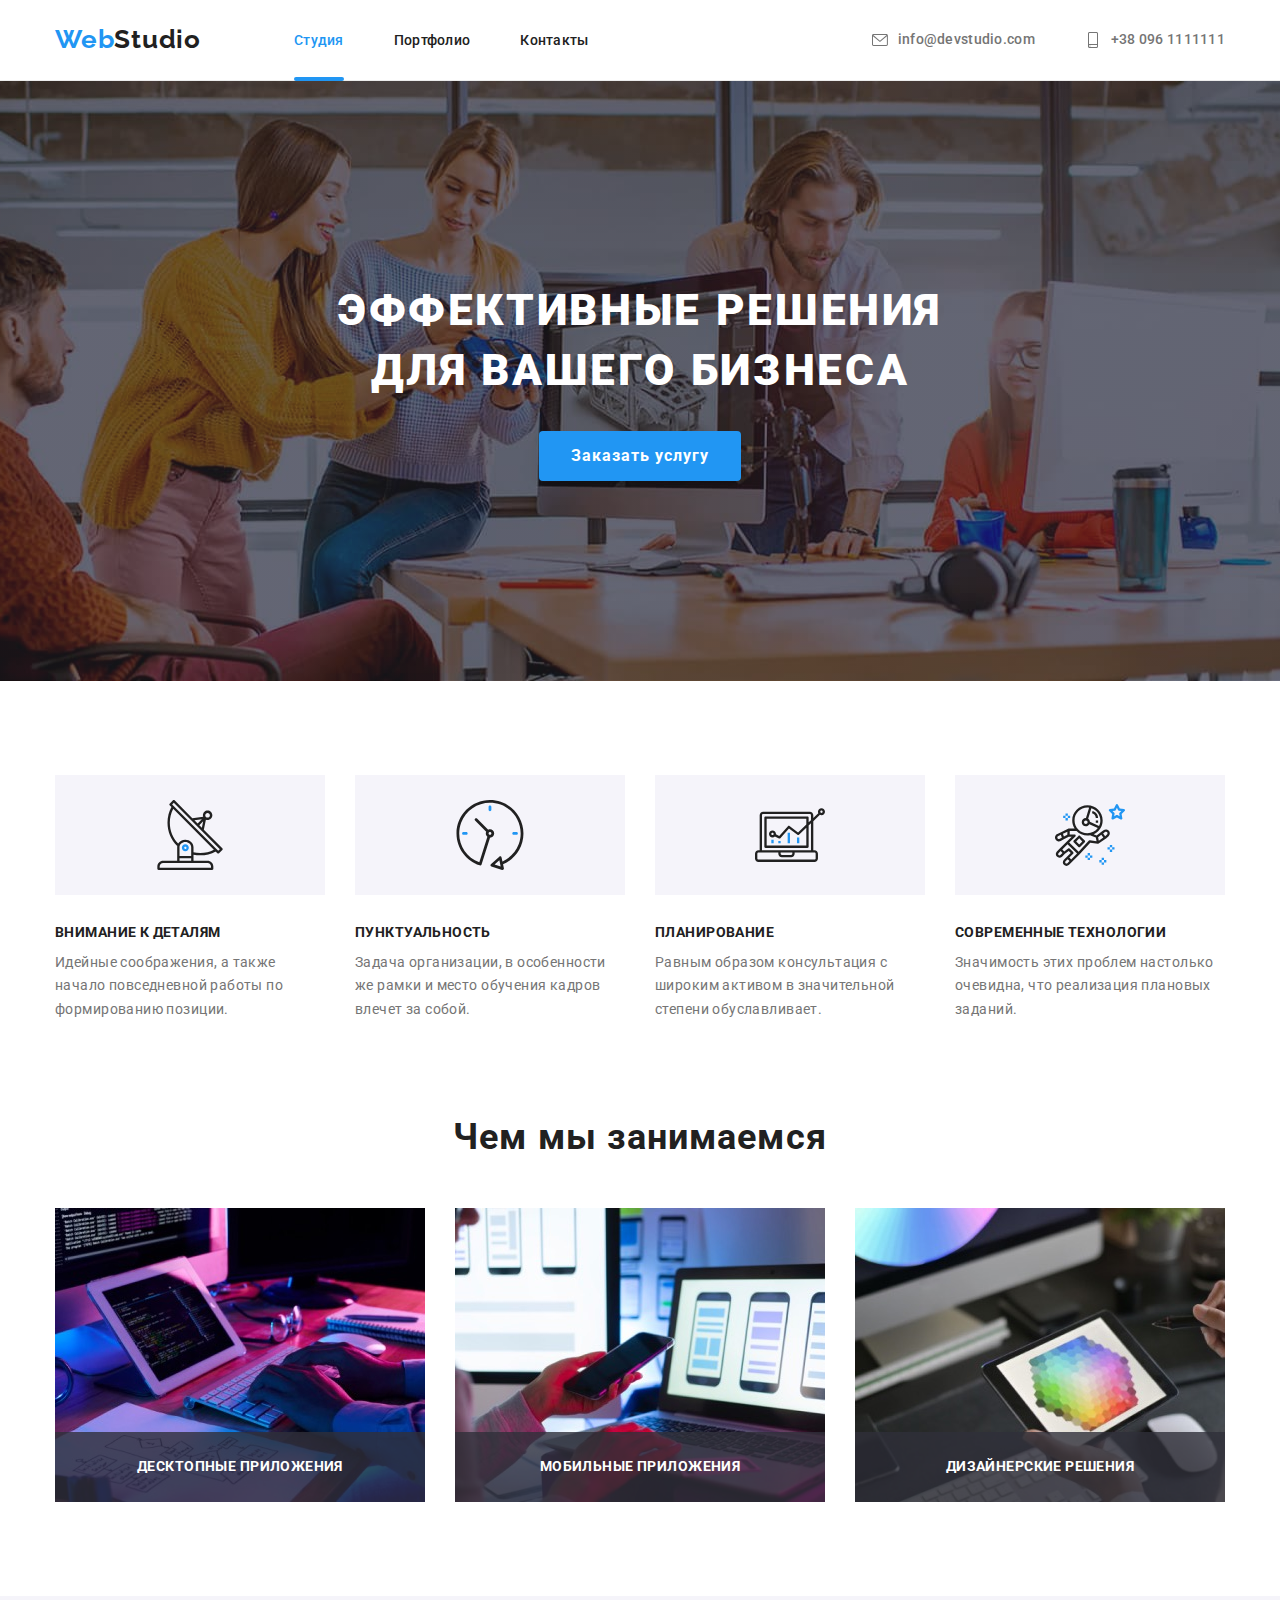
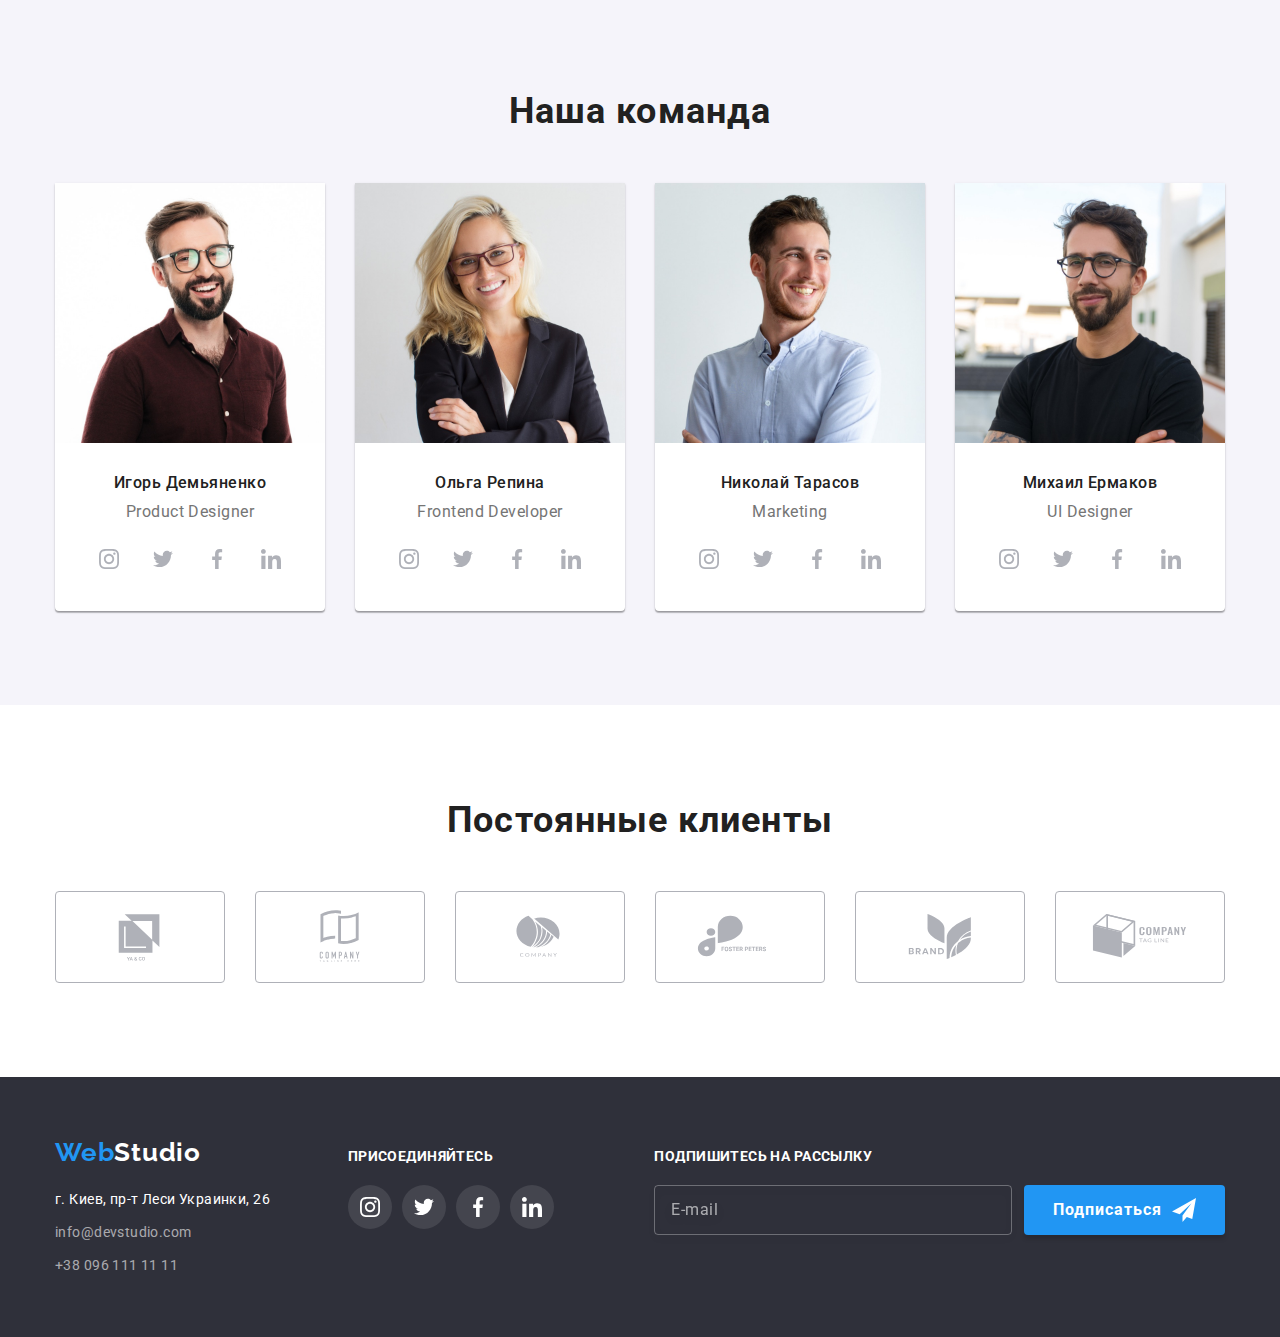
<file: index.html>
<!DOCTYPE html>
<html lang="ru">

<head>
    <meta charset="UTF-8">
    <meta http-equiv="X-UA-Compatible" content="IE=edge">
    <meta name="viewport" content="width=device-width, initial-scale=1.0">
    <title>WebStudio</title>
    <link rel="preconnect" href="https://fonts.googleapis.com">
    <link rel="preconnect" href="https://fonts.gstatic.com" crossorigin>
    <link
        href="https://fonts.googleapis.com/css2?family=Raleway:wght@700&family=Roboto:wght@400;500;700;900&display=swap"
        rel="stylesheet">
    <link rel="stylesheet"
        href="https://cdnjs.cloudflare.com/ajax/libs/modern-normalize/1.1.0/modern-normalize.min.css">
    <link rel="stylesheet" href="./css/styles.css">
</head>

<body>
    <header class="header">
        <div class="container main-nav">
            <nav class="header-nav">
                <a class="header-logo link" href="./index.html"> Web<span class="studio-logo">Studio</span> </a>
                <ul class="header-list list">
                    <li class="header-item"><a class="header-link link current" href="./index.html">Студия</a>
                    </li>
                    <li class="header-item"><a class="header-link link" href="./portfolio.html">Портфолио</a></li>
                    <li class="header-item"><a class="header-link link" href="">Контакты</a></li>
                </ul>
            </nav>

            <ul class="header-contact list">
                <li class="header-contact-item ">
                    <a class="header-mail link" href="mailto:info@devstudio.com">
                        <svg class="mail-icon" width="16" height="16">
                            <use href="./images/icons.svg#icon-envelope"></use>
                        </svg>
                        info@devstudio.com
                    </a>
                </li>
                <li class="header-contact-item">
                    <a class="header-tel link" href="tel:+380961111111">
                        <svg class="tel-icon" width="16" height="16">
                            <use href="./images/icons.svg#icon-telephone"></use>
                        </svg>
                        +38 096 1111111
                    </a>
                </li>
            </ul>
        </div>
    </header>

    <main>
        <section class="hero section">
            <div class="container">
                <h1 class="hero-title">Эффективные решения для вашего бизнеса</h1>

                <button type="button" class="hero-btn" data-modal-open>Заказать услугу</button>
                <div class="backdrop is-hidden" data-modal>
                    <div class="modal">
                        <button class="close-btn" data-modal-close>
                            <svg class="close-icon" width="18" height="18">
                                <use href="./images/icons.svg#icon-close">
                                </use>
                            </svg>
                        </button>
                        <p class="modal-title">Оставьте свои данные, мы вам перезвоним</p>
                        <form action="#" class="modal-form">
                            <div class="modal-form-field">
                                <label for="user-name" class="input-title">Имя</label>
                                <div class="modal-input-wrap">
                                    <input type="text" name="user-name" id="user-name" class="modal-input" minlength="2"
                                        required>
                                    <svg class="input-icon" width="18" height="18">
                                        <use href="./images/icons.svg#icon-name-input"></use>
                                    </svg>
                                </div>
                            </div>

                            <div class="modal-form-field">
                                <label for="user-tel" class="input-title">Телефон</label>
                                <div class="modal-input-wrap">
                                    <input type="tel" name="user-tel" id="user-tel" class="modal-input" required>
                                    <svg class="input-icon" width="18" height="18">
                                        <use href="./images/icons.svg#icon-tel-input"></use>
                                    </svg>
                                </div>
                            </div>

                            <div class="modal-form-field">
                                <label for="user-email" class="input-title">Почта</label>
                                <div class="modal-input-wrap">
                                    <input type="email" name="user-email" id="user-email" class="modal-input"
                                        required><svg class="input-icon" width="18" height="18">
                                        <use href="./images/icons.svg#icon-mail-input"></use>
                                    </svg>
                                </div>
                            </div>

                            <div class="modal-form-field">
                                <label for="feedback" class="input-title">Комментарий</label>
                                <textarea name="feedback" id="feedback" class="feedback-txt"
                                    placeholder="Введите текст"></textarea>
                            </div>

                            <div class="modal-form-field">
                                <input type="checkbox" name="terms" id="terms-check" class="modal-check visually-hidden"
                                    required>

                                <label for="terms-check" class="terms-check">
                                    <span>
                                        <svg class="icon-check" width="16" height="15">
                                            <use href="./images/icons.svg#icon-check"></use>
                                        </svg>
                                    </span>
                                    Соглашаюсь с рассылкой и принимаю &nbsp;
                                    <a href="" class="terms-link">Условия договора</a>
                                </label>
                            </div>

                            <button type="submit" class="submit-btn">Отправить</button>
                        </form>
                    </div>

                </div>
            </div>
        </section>

        <section class="about section">
            <div class="container">
                <h2 class="about-title visually-hidden"> О нас</h2>
                <ul class="about-list list">
                    <li class="about-item">
                        <div class="icon-box">
                            <svg class="about-icon" width="70" height="70">
                                <use href="./images/icons.svg#icon-antenna">
                                </use>
                            </svg>
                        </div>
                        <h3 class="about-item-title">Внимание к деталям</h3>
                        <p class="about-item-text">Идейные соображения, а также начало повседневной работы по
                            формированию
                            позиции.</p>
                    </li>
                    <li class="about-item">
                        <div class="icon-box">
                            <svg class="about-icon" width="70" height="70">
                                <use href="./images/icons.svg#icon-clock">
                                </use>
                            </svg>
                        </div>
                        <h3 class="about-item-title">Пунктуальность</h3>
                        <p class="about-item-text">Задача организации, в особенности же рамки и место обучения кадров
                            влечет
                            за собой.</p>
                    </li>
                    <li class="about-item">
                        <div class="icon-box">
                            <svg class="about-icon" width="70" height="70">
                                <use href="./images/icons.svg#icon-diagram">
                                </use>
                            </svg>
                        </div>
                        <h3 class="about-item-title">Планирование</h3>
                        <p class="about-item-text">Равным образом консультация с широким активом в значительной степени
                            обуславливает.</p>
                    </li>
                    <li class="about-item">
                        <div class="icon-box">
                            <svg class="about-icon" width="70" height="70">
                                <use href="./images/icons.svg#icon-astronaut">
                                </use>
                            </svg>
                        </div>
                        <h3 class="about-item-title">Современные технологии</h3>
                        <p class="about-item-text">Значимость этих проблем настолько очевидна, что реализация плановых
                            заданий.</p>
                    </li>
                </ul>
            </div>
        </section>

        <section class="we-do section">
            <div class="container">
                <h2 class="we-do-title">Чем мы занимаемся</h2>
                <ul class="we-do-list list">
                    <li class="we-do-item">
                        <div class="we-do-thumb">
                            <img src="./images/we-do1.jpg" alt="Набор кода" width="370" height="294">

                            <div class="we-do-box">
                                <p class="we-do-text">
                                    Десктопные приложения
                                </p>
                            </div>
                        </div>
                    </li>
                    <li class="we-do-item">
                        <div class="we-do-thumb">
                            <img src="./images/we-do2.jpg" alt="Мобильные приложения на экране" width="370"
                                height="294">

                            <div class="we-do-box">
                                <p class="we-do-text">
                                    Мобильные приложения
                                </p>
                            </div>
                        </div>
                    </li>
                    <li class="we-do-item">
                        <img src="./images/we-do3.jpg" alt="Цветовая палитра" width="370" height="294">
                        <div class="we-do-thumb">
                            <div class="we-do-box">
                                <p class="we-do-text">
                                    Дизайнерские решения
                                </p>
                            </div>
                        </div>
                    </li>
                </ul>
            </div>
        </section>

        <section class="team section">
            <div class="container">
                <h2 class="team-title">Наша команда</h2>
                <ul class="team-list list">
                    <li class="team-item">
                        <img src="./images/team-img1.jpg" alt="Игорь из команды" width="270" height="260">
                        <div class="team-content">
                            <h3 class="team-name">Игорь Демьяненко</h3>
                            <p class="team-job" lang="en">Product Designer</p>
                            <ul class="team-social-list list">
                                <li class="team-social-item"><a class="team-social-link link" href="insta">
                                        <svg class="team-social-icon" width="20" height="20">
                                            <use href="./images/icons.svg#icon-instagram"></use>
                                        </svg> </a></li>
                                <li class="team-social-item"><a class="team-social-link link" href="tw"><svg
                                            class="team-social-icon" width="20" height="20">
                                            <use href="./images/icons.svg#icon-twitter"></use>
                                        </svg></a>
                                </li>
                                <li class="team-social-item"><a class="team-social-link link" href="fb"><svg
                                            class="team-social-icon" width="20" height="20">
                                            <use href="./images/icons.svg#icon-facebook"></use>
                                        </svg></a>
                                </li>
                                <li class="team-social-item"><a class="team-social-link link" href="linkedin"><svg
                                            class="team-social-icon" width="20" height="20">
                                            <use href="./images/icons.svg#icon-linkedin"></use>
                                        </svg></a>
                                </li>
                            </ul>
                        </div>

                    </li>
                    <li class="team-item"><img src="./images/team-img2.jpg" alt="Ольга из команды" width="270"
                            height="260">
                        <div class="team-content">
                            <h3 class="team-name">Ольга Репина</h3>
                            <p class="team-job" lang="en">Frontend Developer</p>
                            <ul class="team-social-list list">
                                <li class="team-social-item">
                                    <a class="team-social-link link" href="insta">
                                        <svg class="team-social-icon" width="20" height="20">
                                            <use href="./images/icons.svg#icon-instagram">
                                            </use>
                                        </svg>
                                    </a>
                                </li>
                                <li class="team-social-item">
                                    <a class="team-social-link link" href="tw"><svg class="team-social-icon" width="20"
                                            height="20">
                                            <use href="./images/icons.svg#icon-twitter">
                                            </use>
                                        </svg>
                                    </a>
                                </li>
                                <li class="team-social-item">
                                    <a class="team-social-link link" href="fb"><svg class="team-social-icon" width="20"
                                            height="20">
                                            <use href="./images/icons.svg#icon-facebook">
                                            </use>
                                        </svg>
                                    </a>
                                </li>
                                <li class="team-social-item">
                                    <a class="team-social-link link" href="linkedin"><svg class="team-social-icon"
                                            width="20" height="20">
                                            <use href="./images/icons.svg#icon-linkedin">
                                            </use>
                                        </svg>
                                    </a>
                                </li>
                            </ul>
                        </div>

                    </li>
                    <li class="team-item"><img src="./images/team-img3.jpg" alt="Николай из команды" width="270"
                            height="260">
                        <div class="team-content">
                            <h3 class="team-name">Николай Тарасов</h3>
                            <p class="team-job" lang="en">Marketing</p>
                            <ul class="team-social-list list">
                                <li class="team-social-item"><a class="team-social-link link" href="insta">
                                        <svg class="team-social-icon" width="20" height="20">
                                            <use href="./images/icons.svg#icon-instagram">
                                            </use>
                                        </svg> </a></li>
                                <li class="team-social-item"><a class="team-social-link link" href="tw"><svg
                                            class="team-social-icon" width="20" height="20">
                                            <use href="./images/icons.svg#icon-twitter">
                                            </use>
                                        </svg></a>
                                </li>
                                <li class="team-social-item"><a class="team-social-link link" href="fb"><svg
                                            class="team-social-icon" width="20" height="20">
                                            <use href="./images/icons.svg#icon-facebook">
                                            </use>
                                        </svg></a>
                                </li>
                                <li class="team-social-item"><a class="team-social-link link" href="linkedin"><svg
                                            class="team-social-icon" width="20" height="20">
                                            <use href="./images/icons.svg#icon-linkedin">
                                            </use>
                                        </svg></a></li>
                            </ul>
                        </div>

                    </li>
                    <li class="team-item">
                        <img src="./images/team-img4.jpg" alt="Михаил из команды" width="270" height="260">
                        <div class="team-content">
                            <h3 class="team-name">Михаил Ермаков</h3>
                            <p class="team-job" lang="en">UI Designer</p>
                            <ul class="team-social-list list">
                                <li class="team-social-item"><a class="team-social-link link" href="insta">
                                        <svg class="team-social-icon" width="20" height="20">
                                            <use href="./images/icons.svg#icon-instagram">
                                            </use>
                                        </svg> </a></li>
                                <li class="team-social-item"><a class="team-social-link link" href="tw"><svg
                                            class="team-social-icon" width="20" height="20">
                                            <use href="./images/icons.svg#icon-twitter">
                                            </use>
                                        </svg></a>
                                </li>
                                <li class="team-social-item"><a class="team-social-link link" href="fb"><svg
                                            class="team-social-icon" width="20" height="20">
                                            <use href="./images/icons.svg#icon-facebook">
                                            </use>
                                        </svg></a>
                                </li>
                                <li class="team-social-item"><a class="team-social-link link" href="linkedin"><svg
                                            class="team-social-icon" width="20" height="20">
                                            <use href="./images/icons.svg#icon-linkedin">
                                            </use>
                                        </svg></a></li>
                            </ul>
                        </div>

                    </li>
                </ul>
            </div>
        </section>

        <section class="clients section">
            <div class="container">
                <h2 class="clients-title">Постоянные клиенты</h2>
                <ul class="clients-list list">
                    <li class="clients-item">
                        <a class="clients-link link" href="">
                            <svg class="clients-icon" width="106" height="60">
                                <use href="./images/icons.svg#icon-Logo-1"></use>
                            </svg>
                        </a>
                    </li>
                    <li class="clients-item">
                        <a class="clients-link link" href="">
                            <svg class="clients-icon" width="106" height="60">
                                <use href="./images/icons.svg#icon-Logo-2"></use>
                            </svg>
                        </a>
                    </li>
                    <li class="clients-item">
                        <a class="clients-link link" href="">
                            <svg class="clients-icon" width="106" height="60">
                                <use href="./images/icons.svg#icon-Logo-3"></use>
                            </svg>
                        </a>
                    </li>
                    <li class="clients-item">
                        <a class="clients-link link" href="">
                            <svg class="clients-icon" width="106" height="60">
                                <use href="./images/icons.svg#icon-Logo-4"></use>
                            </svg>
                        </a>
                    </li>
                    <li class="clients-item">
                        <a class="clients-link link" href="">
                            <svg class="clients-icon" width="106" height="60">
                                <use href="./images/icons.svg#icon-Logo-5"></use>
                            </svg>
                        </a>
                    </li>
                    <li class="clients-item">
                        <a class="clients-link link" href="">
                            <svg class="clients-icon" width="106" height="60">
                                <use href="./images/icons.svg#icon-Logo-6"></use>
                            </svg>
                        </a>
                    </li>
                </ul>
            </div>
        </section>
    </main>

    <footer class="footer">
        <div class="footer-container container">
            <div class="footer-address-block">
                <a class="footer-logo link" href="./index.html">
                    Web<span class="footer-studio-logo">Studio</span></a>
                <address class="footer-address">
                    <ul class="footer-list list">
                        <li class="footer-item"><a class="footer-address-link link"
                                href=" https://goo.gl/maps/7TcgNuWg4YXk1nS88">
                                г.
                                Киев, пр-т Леси Украинки,
                                26</a></li>
                        <li class="footer-item">
                            <a class="footer-mail link" href="mailto:info@devstudio.com">info@devstudio.com</a></li>
                        <li class="footer-item">
                            <a class="footer-tel link" href="tel:+380961111111">+38 096 111 11 11</a></li>
                    </ul>
                </address>
            </div>

            <div class="social-footer">
                <p class="social-footer-title">Присоединяйтесь</p>
                <ul class="social-footer-list list">
                    <li class="social-footer-item">
                        <a href="" class="social-footer-link">
                            <svg class="social-footer-icon" width="20" height="20">
                                <use href="./images/icons.svg#icon-instagram">
                                </use>
                            </svg>
                        </a>
                    </li>
                    <li class="social-footer-item">
                        <a href="" class="social-footer-link">
                            <svg class="social-footer-icon" width="20" height="20">
                                <use href="./images/icons.svg#icon-twitter">
                                </use>
                            </svg>
                        </a>
                    </li>
                    <li class="social-footer-item">
                        <a href="" class="social-footer-link">
                            <svg class="social-footer-icon" width="20" height="20">
                                <use href="./images/icons.svg#icon-facebook">
                                </use>
                            </svg>
                        </a>
                    </li>
                    <li class="social-footer-item">
                        <a href="" class="social-footer-link">
                            <svg class="social-footer-icon" width="20" height="20">
                                <use href="./images/icons.svg#icon-linkedin">
                                </use>
                            </svg>
                        </a>
                    </li>
                </ul>
            </div>

            <div class="sign-up">
                <p class="sign-up-title">Подпишитесь на рассылку</p>

                <form action="#">
                    <div class="sign-up-form"> <label>
                            <input type="email" name="user-email" class="sign-up-input" placeholder="E-mail">
                        </label>
                        <button type="submit" class="sign-up-btn">Подписаться
                            <svg class="sign-up-icon" width="24" height="24">
                                <use href="./images/icons.svg#icon-signup"></use>
                            </svg>
                        </button>
                    </div>
                </form>

            </div>
        </div>
    </footer>

    <script src="./js/modal.js"></script>
</body>

</html>
</file>
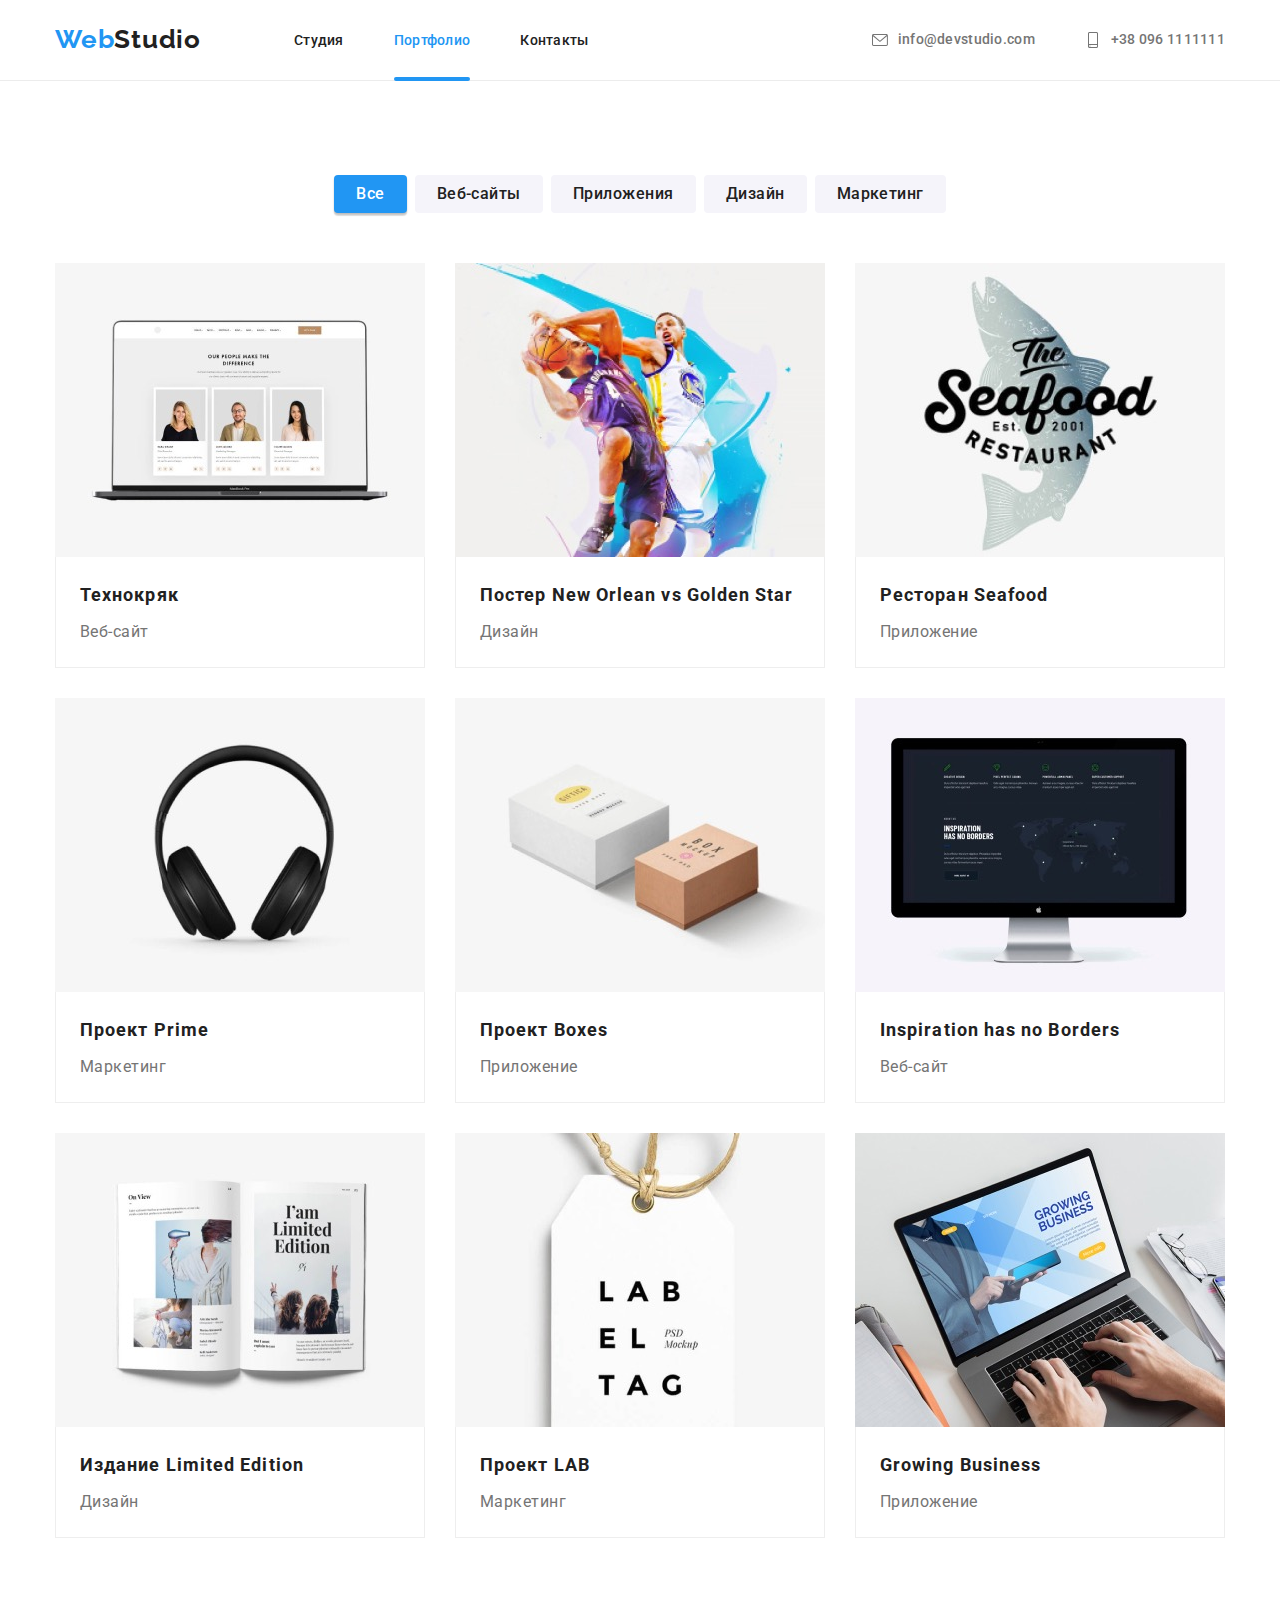
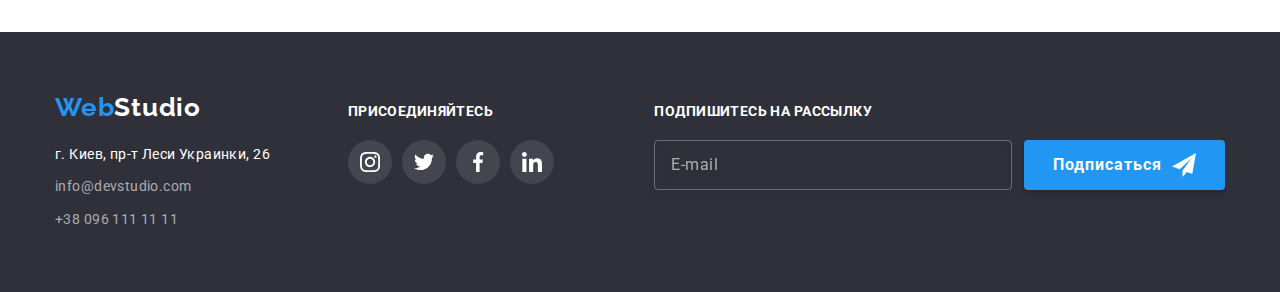
<file: portfolio.html>
<!DOCTYPE html>
<html lang="ru">

<head>
    <meta charset="UTF-8">
    <meta http-equiv="X-UA-Compatible" content="IE=edge">
    <meta name="viewport" content="width=device-width, initial-scale=1.0">
    <title>Портфолио</title>
    <link rel="preconnect" href="https://fonts.googleapis.com">
    <link rel="preconnect" href="https://fonts.gstatic.com" crossorigin>
    <link
        href="https://fonts.googleapis.com/css2?family=Raleway:wght@700&family=Roboto:wght@400;500;700;900&display=swap"
        rel="stylesheet">
    <link rel="stylesheet"
        href="https://cdnjs.cloudflare.com/ajax/libs/modern-normalize/1.1.0/modern-normalize.min.css">
    <link rel="stylesheet" href="./css/styles.css">
</head>

<body>
    <header class="header">
        <div class="container main-nav">
            <nav class="header-nav">
                <a class="header-logo link" href="./index.html"> Web<span class="studio-logo">Studio</span> </a>
                <ul class="header-list list">
                    <li class="header-item"><a class="header-link link" href="./index.html">Студия</a></li>
                    <li class="header-item"><a class="header-link link current" href="./portfolio.html">Портфолио</a>
                    </li>
                    <li class="header-item"><a class="header-link link" href="">Контакты</a></li>
                </ul>
            </nav>

            <ul class="header-contact list">
                <li class="header-contact-item ">
                    <a class="header-mail link" href="mailto:info@devstudio.com">
                        <svg class="mail-icon" width="16" height="16">
                            <use href="./images/icons.svg#icon-envelope"></use>
                        </svg>
                        info@devstudio.com
                    </a>
                </li>
                <li class="header-contact-item">
                    <a class="header-tel link" href="tel:+380961111111">
                        <svg class="tel-icon" width="16" height="16">
                            <use href="./images/icons.svg#icon-telephone"></use>
                        </svg>
                        +38 096 1111111

                    </a>
                </li>
            </ul>
        </div>
    </header>

    <main>

        <section class="products section">
            <h1 class="products-title visually-hidden">Наши продукты</h1>
            <div class="container">
                <ul class="products-nav list">
                    <li class="products-nav-item"><button class="products-nav-btn current-btn"
                            type="button">Все</button>
                    </li>
                    <li class="products-nav-item"><button class="products-nav-btn" type="button">Веб-сайты</button></li>
                    <li class="products-nav-item"><button class="products-nav-btn" type="button">Приложения</button>
                    </li>
                    <li class="products-nav-item"><button class="products-nav-btn" type="button">Дизайн</button></li>
                    <li class="products-nav-item"><button class="products-nav-btn" type="button">Маркетинг</button></li>
                </ul>


                <ul class="products-list list">

                    <li class="products-item">
                        <a class="products-link link" href="">
                            <div class="products-thumb">
                                <img src="./images/technocrack.jpg" alt="сайт Технокряк" width="370" height="294">
                                <div class="products-overlay">
                                    <p class="products-overlay-text">Технокряк это
                                        современная площадка
                                        распространения коронавируса. Компании
                                        используют эту платформу для цифрового шпионажа
                                        и атак на защищённые сервера
                                        конкурентов.</p>
                                </div>
                            </div>

                            <div class="border-wrap">
                                <h2 class="products-item-title">Технокряк</h2>
                                <p class="products-item-text">Веб-сайт</p>
                            </div>

                        </a>
                    </li>

                    <li class="products-item">
                        <a class="products-link link" href="">
                            <div class="products-thumb">
                                <img src="./images/poster-new-orleans.jpg" alt="постер New Orleans" width="370"
                                    height="294">
                                <div class="products-overlay">
                                    <p class="products-overlay-text">Технокряк это
                                        современная площадка
                                        распространения коронавируса. Компании
                                        используют эту платформу для цифрового шпионажа
                                        и атак на защищённые сервера
                                        конкурентов.</p>
                                </div>
                            </div>

                            <div class="border-wrap">
                                <h2 class="products-item-title">Постер <span lang="en">New Orlean vs Golden
                                        Star</span>
                                </h2>
                                <p class="products-item-text">Дизайн</p>
                            </div>
                        </a>
                    </li>

                    <li class="products-item"><a class="products-link link" href="">
                            <div class="products-thumb">
                                <img src="./images/seafood-rest.jpg" alt="лого приложения ресторана Seafood" width="370"
                                    height="294">
                                <div class="products-overlay">
                                    <p class="products-overlay-text">Технокряк это
                                        современная площадка
                                        распространения коронавируса. Компании
                                        используют эту платформу для цифрового шпионажа
                                        и атак на защищённые сервера
                                        конкурентов.</p>
                                </div>
                            </div>
                            <div class="border-wrap">
                                <h2 class="products-item-title">Ресторан <span lang="en">Seafood</span></h2>
                                <p class="products-item-text">Приложение</p>
                            </div>
                        </a>
                    </li>

                    <li class="products-item"><a class="products-link link" href="">
                            <div class="products-thumb">
                                <img src="./images/project-prime.jpg" alt="наушники" width="370" height="294">
                                <div class="products-overlay">
                                    <p class="products-overlay-text">Технокряк это
                                        современная площадка
                                        распространения коронавируса. Компании
                                        используют эту платформу для цифрового шпионажа
                                        и атак на защищённые сервера
                                        конкурентов.</p>
                                </div>
                            </div>
                            <div class="border-wrap">
                                <h2 class="products-item-title">Проект <span lang="en">Prime</span></h2>
                                <p class="products-item-text">Маркетинг</p>
                            </div>
                        </a>
                    </li>

                    <li class="products-item"><a class="products-link link" href="">
                            <div class="products-thumb">
                                <img src="./images/project-boxes.jpg" alt="проект boxes" width="370" height="294">
                                <div class="products-overlay">
                                    <p class="products-overlay-text">Технокряк это
                                        современная площадка
                                        распространения коронавируса. Компании
                                        используют эту платформу для цифрового шпионажа
                                        и атак на защищённые сервера
                                        конкурентов.</p>
                                </div>
                            </div>

                            <div class="border-wrap">
                                <h2 class="products-item-title">Проект <span lang="en">Boxes</span></h2>
                                <p class="products-item-text">Приложение</p>
                            </div>

                        </a>
                    </li>

                    <li class="products-item"><a class="products-link link" href="">
                            <div class="products-thumb">
                                <img src="./images/insp-no-borders.jpg" alt="сайт Inspiration has no Borders"
                                    width="370" height="294">
                                <div class="products-overlay">
                                    <p class="products-overlay-text">Технокряк это
                                        современная площадка
                                        распространения коронавируса. Компании
                                        используют эту платформу для цифрового шпионажа
                                        и атак на защищённые сервера
                                        конкурентов.</p>
                                </div>
                            </div>

                            <div class="border-wrap">
                                <h2 class="products-item-title" lang="en">Inspiration has no Borders</h2>
                                <p class="products-item-text">Веб-сайт</p>
                            </div>
                        </a>
                    </li>
                    <li class="products-item"><a class="products-link link" href="">
                            <div class="products-thumb">
                                <img src="./images/lim-edition.jpg" alt="фото журнала Limited Edition" width="370"
                                    height="294">
                                <div class="products-overlay">
                                    <p class="products-overlay-text">Технокряк это
                                        современная площадка
                                        распространения коронавируса. Компании
                                        используют эту платформу для цифрового шпионажа
                                        и атак на защищённые сервера
                                        конкурентов.</p>
                                </div>
                            </div>

                            <div class="border-wrap">
                                <h2 class="products-item-title">Издание <span lang="en">Limited Edition</span></h2>
                                <p class="products-item-text">Дизайн</p>
                            </div>
                        </a>
                    </li>

                    <li class="products-item"><a class="products-link link" href="">
                            <div class="products-thumb">
                                <img src="./images/project-lab.jpg" alt="лого проекта LAB" width="370" height="294">
                                <div class="products-overlay">
                                    <p class="products-overlay-text">Технокряк это
                                        современная площадка
                                        распространения коронавируса. Компании
                                        используют эту платформу для цифрового шпионажа
                                        и атак на защищённые сервера
                                        конкурентов.</p>
                                </div>
                            </div>

                            <div class="border-wrap">
                                <h2 class="products-item-title">Проект <span lang="en">LAB</span></h2>
                                <p class="products-item-text">Маркетинг</p>
                            </div>
                        </a>
                    </li>

                    <li class="products-item"><a class="products-link link" href="">
                            <div class="products-thumb">
                                <img src="./images/growing-business.jpg" alt="приложение Growing Business на компьютере"
                                    width="370" height="294">
                                <div class="products-overlay">
                                    <p class="products-overlay-text">Технокряк это
                                        современная площадка
                                        распространения коронавируса. Компании
                                        используют эту платформу для цифрового шпионажа
                                        и атак на защищённые сервера
                                        конкурентов.</p>
                                </div>
                            </div>

                            <div class="border-wrap">
                                <h2 class="products-item-title" lang="en">Growing Business</h2>
                                <p class="products-item-text">Приложение</p>
                            </div>

                        </a>
                    </li>
                </ul>
            </div>
        </section>

    </main>
    <footer class="footer">
        <div class="footer-container container">
            <div class="footer-address-block">
                <a class="footer-logo link" href="./index.html">
                    Web<span class="footer-studio-logo">Studio</span></a>
                <address class="footer-address">
                    <ul class="footer-list list">
                        <li class="footer-item"><a class="footer-address-link link"
                                href=" https://goo.gl/maps/7TcgNuWg4YXk1nS88">
                                г.
                                Киев, пр-т Леси Украинки,
                                26</a></li>
                        <li class="footer-item">
                            <a class="footer-mail link" href="mailto:info@devstudio.com">info@devstudio.com</a></li>
                        <li class="footer-item">
                            <a class="footer-tel link" href="tel:+380961111111">+38 096 111 11 11</a></li>
                    </ul>
                </address>
            </div>

            <div class="social-footer">
                <p class="social-footer-title">Присоединяйтесь</p>
                <ul class="social-footer-list list">
                    <li class="social-footer-item">
                        <a href="" class="social-footer-link">
                            <svg class="social-footer-icon" width="20" height="20">
                                <use href="./images/icons.svg#icon-instagram">
                                </use>
                            </svg>
                        </a>
                    </li>
                    <li class="social-footer-item">
                        <a href="" class="social-footer-link">
                            <svg class="social-footer-icon" width="20" height="20">
                                <use href="./images/icons.svg#icon-twitter">
                                </use>
                            </svg>
                        </a>
                    </li>
                    <li class="social-footer-item">
                        <a href="" class="social-footer-link">
                            <svg class="social-footer-icon" width="20" height="20">
                                <use href="./images/icons.svg#icon-facebook">
                                </use>
                            </svg>
                        </a>
                    </li>
                    <li class="social-footer-item">
                        <a href="" class="social-footer-link">
                            <svg class="social-footer-icon" width="20" height="20">
                                <use href="./images/icons.svg#icon-linkedin">
                                </use>
                            </svg>
                        </a>
                    </li>
                </ul>
            </div>

            <div class="sign-up">
                <p class="sign-up-title">Подпишитесь на рассылку</p>

                <form action="#">
                    <div class="sign-up-form"> <label>
                            <input type="email" name="user-email" class="sign-up-input" placeholder="E-mail">
                        </label>
                        <button type="submit" class="sign-up-btn">Подписаться
                            <svg class="sign-up-icon" width="24" height="24">
                                <use href="./images/icons.svg#icon-signup"></use>
                            </svg>
                        </button>
                    </div>
                </form>

            </div>
        </div>
    </footer>
</body>

</html>
</file>
<file: css/styles.css>
:root {
  --white-color: #ffffff;
  --black-color: #212121;
  --gray-color: #757575;
  --ash-color: #f5f4fa;
  --light-gray-color: rgba(255, 255, 255, 0.6);
  --dark-gray-color: #2f303a;
  --accent-color: #2196f3;
  --btn-hover-color: #188ce8;
  --icons-gray: #afb1b8;

  --cubic: cubic-bezier(0.4, 0, 0.2, 1);
  --transition-time: 250ms;
}

/* .............UTILITIES................ */

.visually-hidden {
  position: absolute;
  width: 1px;
  height: 1px;
  margin: -1px;
  border: 0;
  padding: 0;
  white-space: nowrap;
  clip-path: inset(100%);
  clip: rect(0 0 0 0);
  overflow: hidden;
}

a {
  text-decoration: none;
}

p,
h1,
h2,
h3,
h4,
h5,
h6 {
  margin: 0;
}

ul {
  margin: 0;
  padding: 0;
}

body {
  font-family: "Roboto", sans-serif;
  color: var(--black-color);
}

img {
  display: block;
  max-width: 100%;
  height: auto;
}

button {
  cursor: pointer;
}

.list {
  list-style: none;
}

.link {
  text-decoration: none;
}

.section {
  padding-top: 94px;
  padding-bottom: 94px;
}

.container {
  width: 1200px;
  padding: 0 15px;
  margin: 0 auto;
}

/* .............LOGO................ */

.header-logo,
.footer-logo {
  font-family: "Raleway", sans-serif;
  font-weight: 700;
  font-size: 26px;
  line-height: 1.19;
  letter-spacing: 0.03em;
  color: var(--accent-color);
}

.header-logo {
  display: block;
  padding-top: 24px;
  padding-bottom: 25px;
  margin-right: 93px;
}

.studio-logo {
  font-family: "Raleway", sans-serif;
  font-weight: 700;
  font-size: 26px;
  line-height: 1.19;
  letter-spacing: 0.03em;
  color: var(--black-color);
}

.footer-studio-logo {
  font-family: "Raleway", sans-serif;
  font-weight: 700;
  font-size: 26px;
  line-height: 1.19;
  letter-spacing: 0.03em;
  color: var(--white-color);
}

/* ----------------------- STUDIO --------------------- */

/* .............HEADER................ */

.header {
  border-bottom: 1px solid #ececec;
}

.main-nav,
.header-list {
  display: flex;
  align-items: center;
}

.header-nav {
  display: flex;
  margin-right: auto;
}

.header-link.current:after {
  content: "";
  position: absolute;
  bottom: -1px;
  left: 0;

  width: 100%;
  height: 4px;

  background: var(--accent-color);
  border-radius: 2px;
}

.header-item:not(:last-child) {
  margin-right: 50px;
}

.header-link {
  transition: color var(--transition-time) var(--cubic);

  position: relative;
  padding: 32px 0 32px 0;

  font-weight: 500;
  font-size: 14px;
  line-height: 1.14;
  letter-spacing: 0.02em;
  color: var(--black-color);
}

.header-contact {
  display: flex;
}

.header-contact-item:not(:last-child) {
  margin-right: 50px;
}

.header-contact-item {
  display: flex;
  align-items: center;
}

.header-link:hover,
.header-link:focus,
.header-mail:hover,
.header-mail:focus,
.header-tel:hover,
.header-tel:focus,
.header-list .link.current {
  color: var(--accent-color);
}

.header-link:hover,
.header-link:focus,
.header-mail:hover,
.header-mail:focus,
.header-tel:hover,
.header-tel:focus {
  color: var(--accent-color);
}

.header-mail,
.header-tel {
  transition: color var(--transition-time) var(--cubic);

  display: flex;
  padding: 32px 0 32px 0;
  font-weight: 500;
  font-size: 14px;
  line-height: 1.14;
  letter-spacing: 0.02em;
  color: var(--gray-color);
}

.mail-icon,
.tel-icon {
  margin-right: 10px;
  fill: currentColor;
}

/* .............HERO................ */

.hero {
  margin-left: auto;
  margin-right: auto;

  background-color: var(--dark-gray-color);
  background-image: linear-gradient(
      rgba(47, 48, 58, 0.4),
      rgba(47, 48, 58, 0.4)
    ),
    url(../images/hero-bg.jpg);
  background-repeat: no-repeat;
  background-position: center;
  background-size: cover;
  max-width: 1600px;
}

.hero.section {
  padding-top: 200px;
  padding-bottom: 200px;
}

.hero-title {
  margin-bottom: 30px;
  margin-left: auto;
  margin-right: auto;
  max-width: 696px;

  font-weight: 900;
  font-size: 44px;
  line-height: 1.36;
  text-align: center;
  letter-spacing: 0.06em;
  text-transform: uppercase;
  color: var(--white-color);
}

.hero-btn {
  transition: background-color var(--transition-time) var(--cubic);

  display: flex;
  margin-left: auto;
  margin-right: auto;
  padding: 10px 32px;

  font-family: inherit;
  font-weight: 700;
  font-size: 16px;
  line-height: 1.87;
  align-items: center;
  text-align: center;
  letter-spacing: 0.06em;

  background-color: var(--accent-color);
  color: var(--white-color);
  box-shadow: 0px 4px 4px rgba(0, 0, 0, 0.15);
  border-radius: 4px;
  border: none;
}

.hero-btn:hover,
.hero-btn:focus {
  background-color: var(--btn-hover-color);
}

/* .............MODAL............... */

.backdrop {
  position: fixed;
  left: 0px;
  top: 0px;
  z-index: 999;

  opacity: 1;
  transition: opacity var(--transition-time) var(--cubic);

  width: 100%;
  height: 100%;

  background: rgba(0, 0, 0, 0.2);
}

.backdrop.is-hidden {
  visibility: 0;
  opacity: 0;
  pointer-events: none;
}

.backdrop.is-hidden .modal {
  transform: translate(-50%, -50%) scale(0.5);
}

.modal {
  position: absolute;
  top: 50%;
  left: 50%;

  padding: 40px;

  transform: translate(-50%, -50%) scale(1);
  transition: transform var(--transition-time) var(--cubic);

  min-height: 581px;
  min-width: 528px;

  background: var(--white-color);
  box-shadow: 0px 1px 3px rgba(0, 0, 0, 0.12), 0px 1px 1px rgba(0, 0, 0, 0.14),
    0px 2px 1px rgba(0, 0, 0, 0.2);
  border-radius: 4px;
}

.modal-title {
  margin-bottom: 30px;

  font-weight: 700;
  font-size: 20px;
  line-height: 1.15;
  text-align: center;
  letter-spacing: 0.03em;

  color: var(--black-color);
}

.modal-form-field {
  margin-bottom: 10px;
}

.modal-form-field:nth-child(4n) {
  margin-bottom: 18px;
}

.modal-form-field:nth-child(5n) {
  margin-bottom: 32px;
}

.modal-input, 
.feedback-txt {
  border: 1px solid rgba(33, 33, 33, 0.2);
  border-radius: 4px;
  outline: none;
  color: var(--gray-color);

  font-size: 16px;
  line-height: 1.16
  letter-spacing: 0.01em;
  transition: border-color var(--transition-time) var(--cubic);
  cursor: pointer;
}

.modal-input-wrap {
  position: relative;
  width: 100%;
  height: 40px;
}

.modal-input {
  width: 100%;
  height: 40px;
  padding-right: 10px;
  padding-left: 42px;
}

.input-icon {
  position: absolute;
  top: 50%;
  transform: translateY(-50%);
  left: 12px;

  transition: fill var(--transition-time) var(--cubic);
}

.modal-input:focus {
  border-color: var(--accent-color);
}

.modal-input:focus + .input-icon {
  fill: var(--accent-color);
}

.input-title {
  display: block;
  margin-bottom: 4px;

  font-size: 12px;
  line-height: 1.16
  letter-spacing: 0.01em;

  color: var(--gray-color);
}

.feedback-txt {
  width: 100%;
  height: 120px;
  padding: 12px 16px;
  resize: none;

}

.feedback-txt:focus {
  border-color: var(--accent-color);
}

.feedback-txt::placeholder {
  font-size: 14px;
  line-height: 1.16;
  letter-spacing: 0.01em;

  color: rgba(117, 117, 117, 0.5);
}

.terms-check {
  font-size: 14px;
  line-height: 1.71;
  letter-spacing: 0.03em; 

  display: flex;
  align-items: center;
  justify-content: center;
  color: var(--gray-color);
}

.terms-check span {
  width: 16px;
  height: 15px;
  border: 2px solid var(--black-color);
  border-radius: 2px;

  transition: background-color var(--transition-time) var(--cubic), border var(--transition-time) var(--cubic);

  display: flex;
  margin-right: 6px;
}

.icon-check {
  fill: transparent;

  transition: fill var(--transition-time) var(--cubic);
}


.modal-check:checked + .terms-check span {
  background-color: var(--accent-color);
  border: none;
}


.modal-check:checked + .terms-check span .icon-check {
  fill: var(--white-color);
}


.terms-link {
  font-size: 14px;
  line-height: 1.71;
  letter-spacing: 0.03em;

  text-decoration: underline;
  text-decoration-skip-ink: none;

  color: var(--accent-color);
}

.submit-btn {
  display: flex;
  margin: auto auto;
  padding: 10px 55px;
  align-items: center;
  text-align: center;

  background-color: var(--accent-color);
  box-shadow: 0px 4px 4px rgba(0, 0, 0, 0.15);
  border-radius: 4px;
  border: none;

  color: var(--white-color);
  font-family: inherit;
  font-weight: 700;
  font-size: 16px;
  line-height: 1.87;
  letter-spacing: 0.06em;

  transition: background-color var(--transition-time) var(--cubic);
}

.submit-btn:hover, 
.submit-btn:focus {
  background-color: var(--btn-hover-color);
}

.close-btn {
  position: absolute;
  top: 8px;
  right: 8px;

  width: 30px;
  height: 30px;

  color: var(--black-color);
  background: var(--white-color);
  border: 1px solid rgba(0, 0, 0, 0.1);
  border-radius: 50%;

  transition: color var(--transition-time) var(--cubic);
}

.close-icon {
  position: absolute;
  top: 50%;
  left: 50%;
  transform: translate(-50%, -50%);

  fill: currentColor;
}

.close-btn:hover,
.close-btn:focus {
  color: var(--accent-color);
} 

/* .............ABOUT................ */

.about-list {
  display: flex;
}

.about-item {
  flex-basis: calc((100% - 60px) / 4);
}

.about-item:not(:last-child) {
  margin-right: 30px;
}

.about-item-title {
  margin-bottom: 10px;

  font-weight: 700;
  font-size: 14px;
  line-height: 1.14;
  letter-spacing: 0.03em;
  text-transform: uppercase;
  color: var(--black-color);
}

.about-item-text {
  font-size: 14px;
  line-height: 1.71;
  letter-spacing: 0.03em;
  color: var(--gray-color);
}

.icon-box {
  display: flex;
  justify-content: center;
  align-items: center;
  margin-bottom: 30px;
  width: 270px;
  height: 120px;
  background-color: var(--ash-color);
}

/* .............WHAT WE DO................ */

.we-do.section {
  padding-top: 0px;
}

.we-do-title {
  margin-bottom: 50px;

  font-weight: 700;
  font-size: 36px;
  line-height: 1.17;
  text-align: center;
  letter-spacing: 0.03em;
  color: var(--black-color);
}

.we-do-list {
  display: flex;
}

.we-do-item:not(:last-child) {
  margin-right: 30px;
}

.we-do-item {
  flex-basis: calc((100% - 60px) / 3);
}

.we-do-thumb {
  position: relative;
}

.we-do-box {
  position: absolute;
  bottom: 0;
  left: 0;
  width: 370px;
  height: 70px;

  display: flex;
  justify-content: center;
  align-items: center;

  background: rgba(47, 48, 58, 0.8);
}

.we-do-text {
  font-weight: 700;
  font-size: 14px;
  line-height: 1.14;
  letter-spacing: 0.03em;
  text-transform: uppercase;

  color: var(--white-color);
}

/* .............TEAM................ */

.team {
  background-color: var(--ash-color);
}

.team-title {
  margin-bottom: 50px;

  font-weight: 700;
  font-size: 36px;
  line-height: 1.17;
  text-align: center;
  letter-spacing: 0.03em;
  color: var(--black-color);
}

.team-list {
  display: flex;
}

.team-item {
  flex-basis: calc((100% - 60px) / 4);

  background-color: var(--white-color);
  box-shadow: 0px 1px 3px rgba(0, 0, 0, 0.12), 0px 1px 1px rgba(0, 0, 0, 0.14),
    0px 2px 1px rgba(0, 0, 0, 0.2);
  border-radius: 0px 0px 4px 4px;
}

.team-item:not(:last-child) {
  margin-right: 30px;
}

.team-content {
  padding: 30px 32px;
  text-align: center;
}

.team-name {
  margin-bottom: 10px;

  font-weight: 500;
  font-size: 16px;
  line-height: 1.19;
  letter-spacing: 0.03em;
  color: var(--black-color);
}

.team-job {
  margin-bottom: 16px;

  font-size: 16px;
  line-height: 1.19;
  letter-spacing: 0.03em;
  color: var(--gray-color);
}

.team-social-list {
  display: flex;
  justify-content: center;
}

.team-social-item {
  width: 44px;
  height: 44px;
}

.team-social-item:not(:last-child) {
  margin-right: 10px;
}

.team-social-link {
  transition: background-color var(--transition-time) var(--cubic);

  display: flex;
  align-items: center;
  justify-content: center;

  width: 100%;
  height: 100%;
  border-radius: 50%;
}

.team-social-link:hover,
.team-social-link:focus {
  background-color: var(--accent-color);
}

.team-social-link:hover .team-social-icon,
.team-social-link:focus .team-social-icon {
  fill: var(--white-color);
}

.team-social-icon {
  transition: fill var(--transition-time) var(--cubic);

  fill: var(--icons-gray);
}

/* .............CLIENTS................ */

.clients-title {
  margin-bottom: 50px;

  font-weight: 700;
  font-size: 36px;
  line-height: 1.17;
  text-align: center;
  letter-spacing: 0.03em;
  color: var(--black-color);
}

.clients-list {
  display: flex;
}

.clients-item {
  display: flex;
  justify-content: center;
  align-items: center;
}

.clients-item:not(:last-child) {
  margin-right: 30px;
}

.clients-link {
  transition: border var(--transition-time) var(--cubic),
    color var(--transition-time) var(--cubic);

  display: flex;
  justify-content: center;
  align-items: center;

  width: 170px;
  height: 92px;

  color: var(--icons-gray);
  border: 1px solid var(--icons-gray);
  border-radius: 4px;
}

.clients-link:hover,
.clients-link:focus {
  border-color: var(--accent-color);
  color: var(--accent-color);
}

.clients-icon {
  transition: fill var(--transition-time) var(--cubic);

  fill: currentColor;
}

/* .............FOOTER................ */

.footer {
  background-color: var(--dark-gray-color);
}

.footer {
  display: flex;
  padding-top: 60px;
  padding-bottom: 60px;
}

.footer-container {
  display: flex;
  justify-content: space-between;
  align-items: baseline;
}

.footer-address-block {
  max-width: 231px;
  margin-right: 70px;
}

.footer-logo {
  display: flex;
  margin-bottom: 20px;
}

.footer-item:not(:last-child) {
  margin-bottom: 9px;
}

.footer-address-link {
  display: flex;
  font-style: normal;
  font-size: 14px;
  line-height: 1.71;
  letter-spacing: 0.03em;
  color: var(--white-color);
}

.footer-mail,
.footer-tel {
  transition: color var(--transition-time) var(--cubic);

  font-style: normal;
  font-size: 14px;
  line-height: 1.71;
  letter-spacing: 0.03em;
  color: var(--light-gray-color);
}

.footer-mail:hover,
.footer-mail:focus,
.footer-tel:hover,
.footer-tel:focus {
  color: var(--accent-color);
}

.social-footer {
  margin-right: 93px;
}

.social-footer-title {
  display: flex;
  margin-bottom: 20px;
  font-weight: 700;
  font-size: 14px;
  line-height: 1.14;
  letter-spacing: 0.03em;
  text-transform: uppercase;
  color: var(--white-color);
}

.social-footer-list {
  display: flex;
}

.social-footer-item {
  width: 44px;
  height: 44px;
}

.social-footer-item:not(:last-child) {
  margin-right: 10px;
}

.social-footer-link {
  transition: background-color var(--transition-time) var(--cubic);

  width: 100%;
  height: 100%;
  border-radius: 50%;

  display: flex;
  align-items: center;
  justify-content: center;
  background-color: rgba(255, 255, 255, 0.1);
}

.social-footer-link:hover,
.social-footer-link:focus {
  background-color: var(--accent-color);
}

.social-footer-icon {
  fill: var(--white-color);
}

.sign-up-form {
  display: flex;
}

.sign-up-title {
  display: flex;
  margin-bottom: 20px;

  font-weight: 700;
  font-size: 14px;
  line-height: 1.14;
  letter-spacing: 0.03em;
  text-transform: uppercase;

  color: var(--white-color);
}

.sign-up-input {
  width: 358px;
  height: 50px;
  padding: 15px 16px;
  margin-right: 12px;

  color: var(--white-color);
  background-color: transparent;
  border: 1px solid rgba(255, 255, 255, 0.3);
  filter: drop-shadow(0px 4px 4px rgba(0, 0, 0, 0.15));
  border-radius: 4px;
  outline: none;

  transition: border-color var(--transition-time) var(--cubic);

  cursor: pointer;
}

.sign-up-input::placeholder {
  font-size: 16px;
  line-height: 1.25;
  display: flex;
  align-items: center;
  letter-spacing: 0.03em;

  color: rgba(255, 255, 255, 0.6);

  transition: color var(--transition-time) var(--cubic);
}

.sign-up-input:focus {
  border-color: var(--accent-color);
}

.sign-up-input:focus::placeholder {
  color: var(--white-color);
}

.sign-up-btn {
  height: 50px;
  padding: 10px 29px;

  display: flex;
  align-items: center;
  text-align: center;

  font-family: inherit;
  font-weight: 700;
  font-size: 16px;
  line-height: 1.87;
  letter-spacing: 0.06em;

  background-color: var(--accent-color);
  box-shadow: 0px 4px 4px rgba(0, 0, 0, 0.15);
  border-radius: 4px;
  border: none;
  color: var(--white-color);

  transition: background-color var(--transition-time) var(--cubic);
}

.sign-up-btn:hover,
.sign-up-btn:focus {
  background-color: var(--btn-hover-color);
}

.sign-up-icon {
  margin-left: 10px;

  fill: var(--white-color);
}



/* ----------------------- PORTFOLIO --------------------- */

/* .............PRODUCTS................ */

.products-nav {
  display: flex;
  justify-content: center;
  margin-bottom: 50px;
}

.products-nav-item:not(:last-child) {
  margin-right: 8px;
}

.products-nav-btn {
  transition: background-color var(--transition-time) var(--cubic),
    color var(--transition-time) var(--cubic),
    box-shadow var(--transition-time) var(--cubic);

  padding: 6px 22px 6px 22px;

  font-family: inherit;
  font-weight: 500;
  font-size: 16px;
  line-height: 1.62;
  text-align: center;
  letter-spacing: 0.03em;
  border-radius: 4px;
  outline: none;
  border: none;

  color: var(--black-color);
  background-color: var(--ash-color);
}

.products-nav-btn:hover,
.products-nav-btn:focus,
.products-nav .products-nav-btn.current-btn {
  color: var(--white-color);
  background: var(--accent-color);
  box-shadow: 0px 3px 1px rgba(0, 0, 0, 0.1), 0px 1px 2px rgba(0, 0, 0, 0.08),
    0px 2px 2px rgba(0, 0, 0, 0.12);
}

.products-list {
  display: flex;
  flex-wrap: wrap;
}

.products-item {
  flex-basis: calc((100% - 60px) / 3);
  margin-right: 30px;
  margin-bottom: 30px;
}

.products-item:hover {
  box-shadow: 0px 1px 1px rgba(0, 0, 0, 0.12), 0px 4px 4px rgba(0, 0, 0, 0.06),
    1px 4px 6px rgba(0, 0, 0, 0.16);
}

.products-link {
  display: block;

  transition: box-shadow var(--transition-time) var(--cubic);
}

.products-link:hover,
.products-link:focus {
  box-shadow: 0px 1px 1px rgba(0, 0, 0, 0.12), 0px 4px 4px rgba(0, 0, 0, 0.06),
    1px 4px 6px rgba(0, 0, 0, 0.16);
}

.products-item:nth-child(3n) {
  margin-right: 0;
}

.products-item:nth-last-child(-n + 3) {
  margin-bottom: 0px;
}

.products-thumb {
  position: relative;
  overflow: hidden;
}

.products-overlay {
  position: absolute;
  width: 100%;
  height: 100%;
  top: 0;
  left: 0;

  background-color: rgba(33, 150, 243, 0.9);
}

.products-overlay-text {
  position: absolute;
  top: 0;
  left: 0;

  opacity: 0;

  padding: 63px 24px;
  font-size: 18px;
  line-height: 1.56;
  letter-spacing: 0.03em;

  color: var(--white-color);
}

.products-overlay,
.products-overlay-text {
  transform: translateY(101%);
  transition: transform var(--transition-time) var(--cubic),
    opacity var(--transition-time) var(--cubic);
}

.products-item:hover .products-overlay,
.products-item:hover .products-overlay-text,
.products-link:focus .products-overlay,
.products-link:focus .products-overlay-text {
  transform: translateY(0);
  opacity: 1;
}

.border-wrap {
  border: 1px solid #eeeeee;
  border-top: 0px;
  padding: 20px 24px;
}

.products-item-title {
  margin-bottom: 4px;

  font-weight: 700;
  font-size: 18px;
  line-height: 2;
  letter-spacing: 0.06em;
  color: var(--black-color);
}

.products-item-text {
  font-weight: 400;
  font-size: 16px;
  line-height: 1.87;
  letter-spacing: 0.03em;
  color: var(--gray-color);
}
</file>
